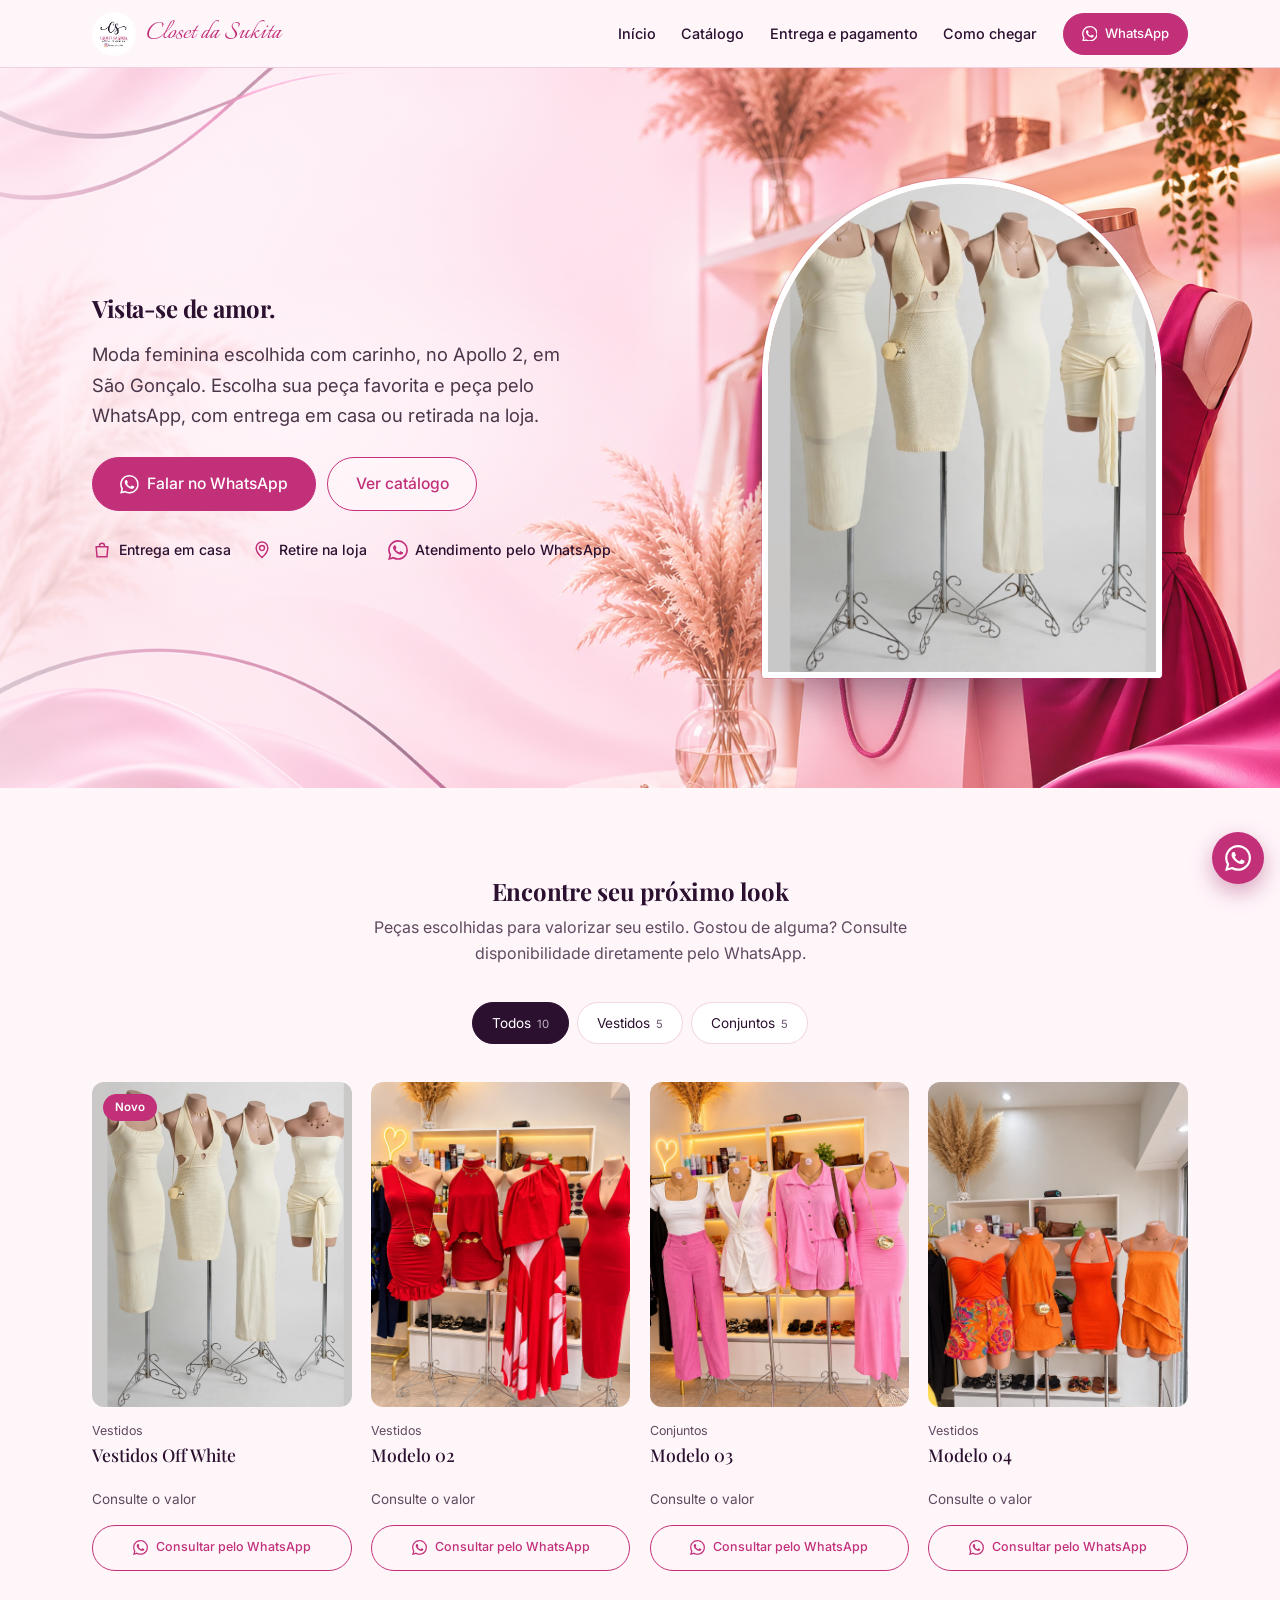
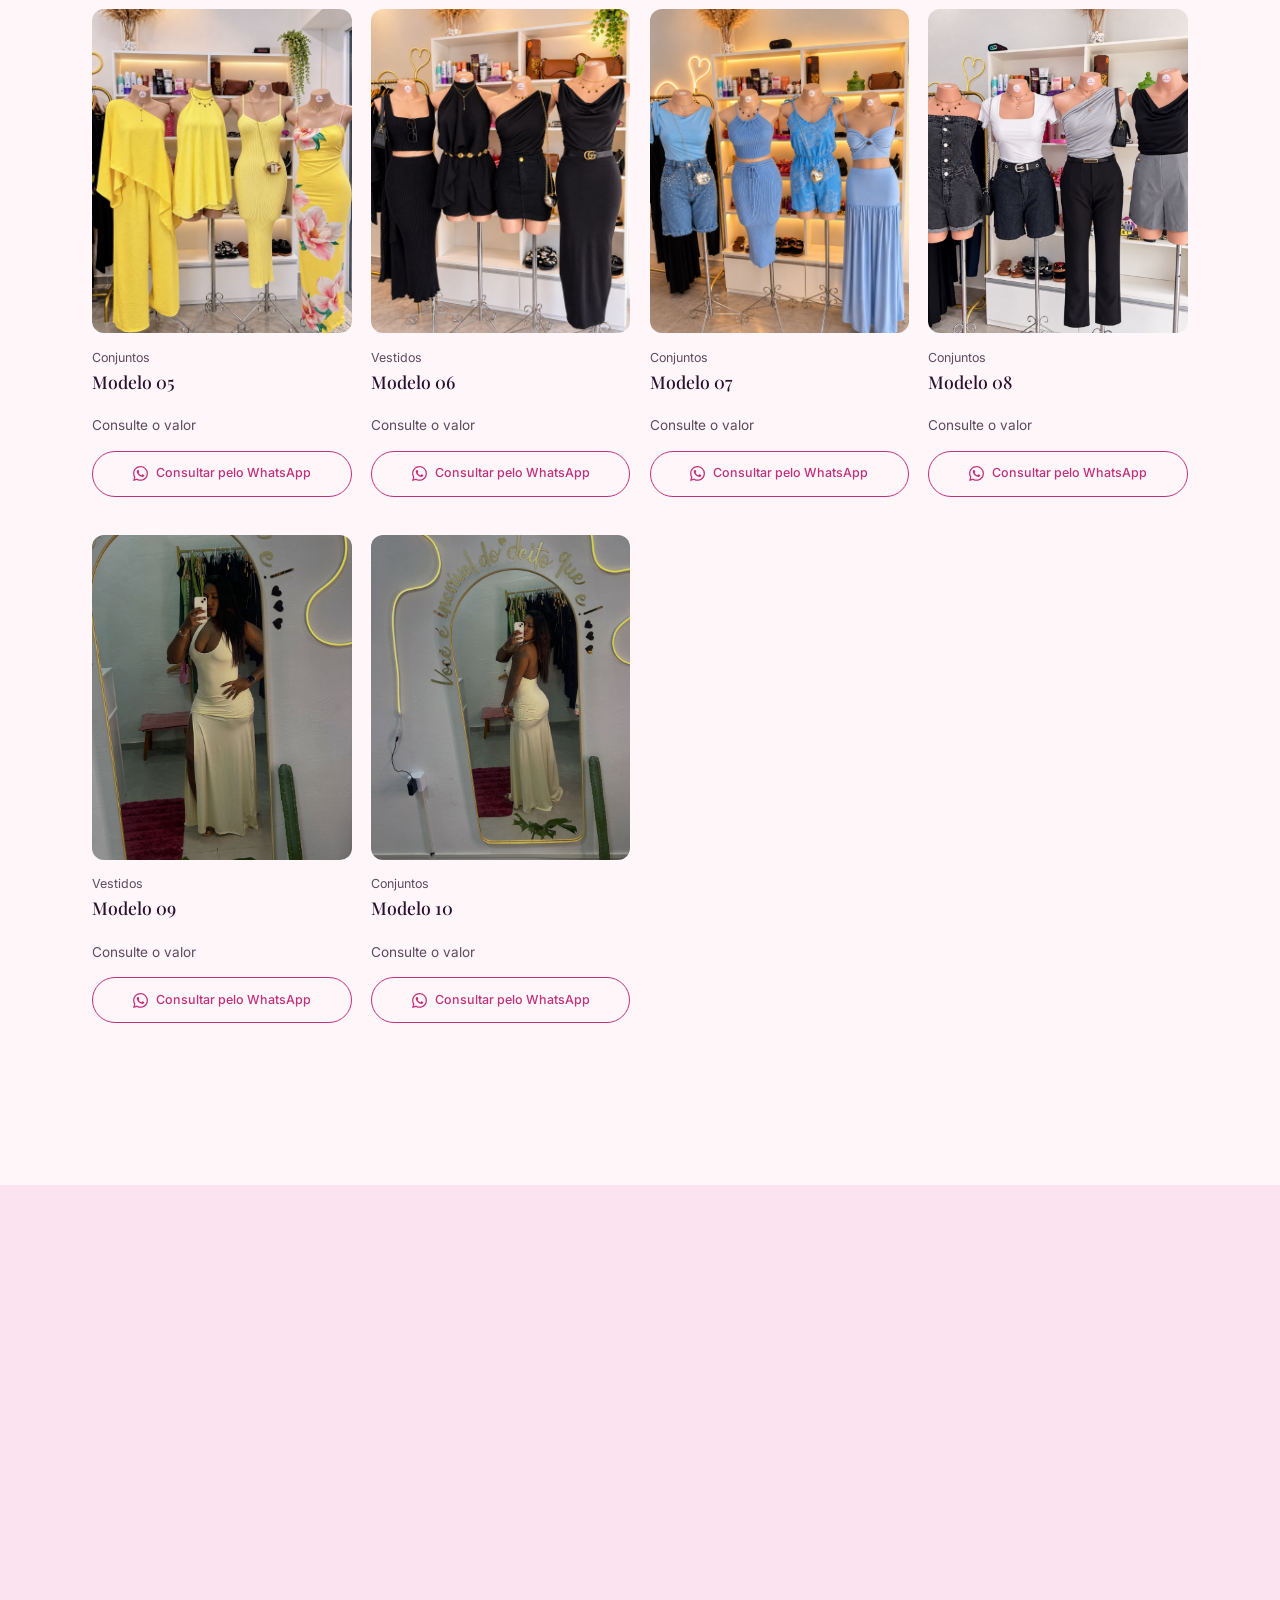
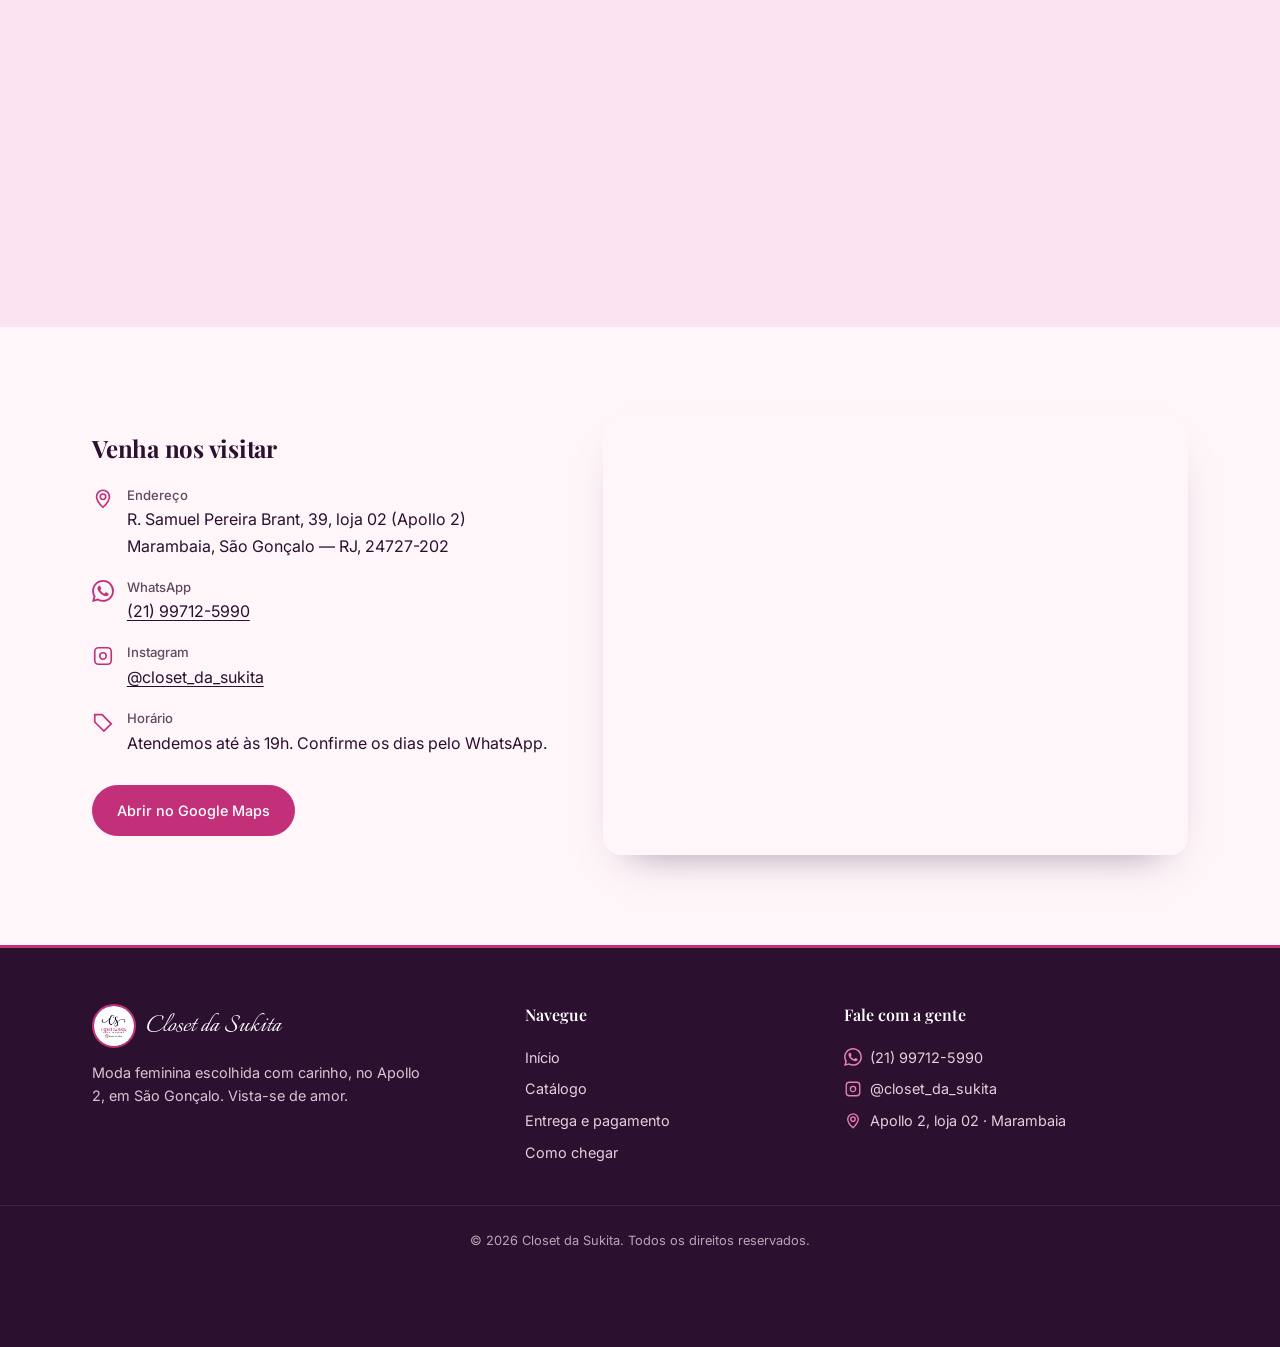
<file: index.html>
<!DOCTYPE html>

<html lang="pt-BR">

<head>

  <meta charset="UTF-8">

  <meta name="viewport" content="width=device-width, initial-scale=1">

  <meta name="theme-color" content="#C2307A">

  <!-- ANTES DE PUBLICAR: [ ] fotos/nomes/preços no products.json  [ ] textos de entrega e horário (seção #local)

       [ ] revisar pin do Google Maps  [ ] converter fundo.png/fundo-mobile.png para .webp e trocar no style.css

       [ ] apagar fundo.js, performance.css e image.png, se não forem utilizados -->

  <title>Closet da Sukita — Moda Feminina em São Gonçalo</title>

  <meta name="description" content="Moda feminina com carinho: vestidos, conjuntos e muito mais. Peça pelo WhatsApp, receba em casa ou visite a loja no Apollo 2, Marambaia — São Gonçalo/RJ.">

  <link rel="icon" href="assets/icon.jpg">

  <link rel="canonical" href="https://camposeb.github.io/Closet_da_sukita/">

  <!-- Prévia ao compartilhar o site (WhatsApp, Facebook etc.) -->
  <meta property="og:type" content="website">
  <meta property="og:locale" content="pt_BR">
  <meta property="og:site_name" content="Closet da Sukita">
  <meta property="og:title" content="Closet da Sukita — Vista-se de Amor">
  <meta property="og:description" content="Moda feminina em São Gonçalo. Veja nosso catálogo e peça pelo WhatsApp.">
  <meta property="og:url" content="https://camposeb.github.io/Closet_da_sukita/">
  <meta property="og:image" content="https://camposeb.github.io/Closet_da_sukita/assets/og-image.webp">
  <meta property="og:image:secure_url" content="https://camposeb.github.io/Closet_da_sukita/assets/og-image.webp">
  <meta property="og:image:type" content="image/webp">
  <meta property="og:image:width" content="1200">
  <meta property="og:image:height" content="630">

  <meta name="twitter:card" content="summary_large_image">
  <meta name="twitter:title" content="Closet da Sukita — Vista-se de Amor">
  <meta name="twitter:description" content="Moda feminina em São Gonçalo. Veja nosso catálogo e peça pelo WhatsApp.">
  <meta name="twitter:image" content="https://camposeb.github.io/Closet_da_sukita/assets/og-image.webp">

  <link rel="preload" as="image" href="assets/roupa-1.jpg" fetchpriority="high">

  <link rel="preconnect" href="https://fonts.googleapis.com">

  <link rel="preconnect" href="https://fonts.gstatic.com" crossorigin>

  <link href="https://fonts.googleapis.com/css2?family=Italianno&family=Inter:wght@400;500;600&family=Playfair+Display:ital,wght@0,500;0,600;1,500&display=swap" rel="stylesheet">

  <link rel="stylesheet" href="style.css?v=4">

  <script type="application/ld+json">

  {"@context":"https://schema.org","@type":"ClothingStore","name":"Closet da Sukita","description":"Loja de moda feminina com vendas presenciais e online.","telephone":"+55 21 99712-5990","image":"assets/icon.jpg",

   "address":{"@type":"PostalAddress","streetAddress":"R. Samuel Pereira Brant, 39, loja 02 (Apollo 2)","addressLocality":"São Gonçalo","addressRegion":"RJ","postalCode":"24727-202","addressCountry":"BR"},

   "sameAs":["https://www.instagram.com/closet_da_sukita/"]}

  </script>

</head>

<body>

<svg width="0" height="0" style="position:absolute" aria-hidden="true" focusable="false">

  <symbol id="wa" viewBox="0 0 24 24"><path fill="currentColor" d="M17.47 14.38c-.3-.15-1.76-.87-2.03-.97-.27-.1-.47-.15-.67.15-.2.3-.77.97-.94 1.16-.17.2-.35.22-.64.08-.3-.15-1.25-.46-2.39-1.48-.88-.79-1.48-1.76-1.65-2.06-.17-.3-.02-.46.13-.6.13-.14.3-.35.45-.52.15-.17.2-.3.3-.5.1-.2.05-.37-.03-.52-.07-.15-.67-1.61-.92-2.21-.24-.58-.49-.5-.67-.51-.17-.01-.37-.01-.57-.01-.2 0-.52.07-.79.37-.27.3-1.04 1.02-1.04 2.48 0 1.46 1.07 2.88 1.21 3.07.15.2 2.1 3.2 5.08 4.49.71.31 1.26.49 1.69.62.71.23 1.36.2 1.87.12.57-.09 1.76-.72 2.01-1.41.25-.7.25-1.29.17-1.41-.07-.12-.27-.2-.57-.35M12.05 21.79h-.01a9.87 9.87 0 0 1-5.03-1.38l-.36-.21-3.74.98 1-3.65-.24-.37a9.86 9.86 0 0 1-1.51-5.26c0-5.45 4.44-9.88 9.89-9.88 2.64 0 5.12 1.03 6.99 2.9a9.83 9.83 0 0 1 2.89 6.99c0 5.45-4.44 9.88-9.88 9.88m8.41-18.3A11.82 11.82 0 0 0 12.05 0C5.5 0 .16 5.34.16 11.9c0 2.1.55 4.14 1.59 5.94L.06 24l6.31-1.65a11.88 11.88 0 0 0 5.68 1.45h.01c6.55 0 11.89-5.34 11.89-11.9a11.82 11.82 0 0 0-3.48-8.41"/></symbol>

  <symbol id="ig" viewBox="0 0 24 24"><path fill="none" stroke="currentColor" stroke-width="1.8" d="M7 3h10a4 4 0 0 1 4 4v10a4 4 0 0 1-4 4H7a4 4 0 0 1-4-4V7a4 4 0 0 1 4-4zm5 5.5a3.5 3.5 0 1 0 0 7 3.5 3.5 0 0 0 0-7zm5.2-2.2h.01"/></symbol>

  <symbol id="pin" viewBox="0 0 24 24"><path fill="none" stroke="currentColor" stroke-width="1.8" d="M12 21s7-6.2 7-11.5A7 7 0 0 0 5 9.5C5 14.8 12 21 12 21zm0-8.5a3 3 0 1 0 0-6 3 3 0 0 0 0 6z"/></symbol>

  <symbol id="bag" viewBox="0 0 24 24"><path fill="none" stroke="currentColor" stroke-width="1.8" d="M5 8h14l-1 12H6L5 8zm4 0V7a3 3 0 0 1 6 0v1"/></symbol>

  <symbol id="tag" viewBox="0 0 24 24"><path fill="none" stroke="currentColor" stroke-width="1.8" d="M3 12V4h8l10 10-8 8L3 12zm5-5h.01"/></symbol>

  <symbol id="swap" viewBox="0 0 24 24"><path fill="none" stroke="currentColor" stroke-width="1.8" d="M4 8h14l-3-3m5 11H6l3 3"/></symbol>

</svg>



<header class="header">

  <div class="container">

    <a class="brand" href="index.html#inicio" aria-label="Closet da Sukita — início"><img src="assets/icon.jpg" alt="" width="44" height="44">Closet da Sukita</a>

    <nav class="nav" id="menu" aria-label="Menu principal">

      <a href="index.html#inicio">Início</a>

      <a href="index.html#catalogo">Catálogo</a>

      <a href="index.html#info">Entrega e pagamento</a>

      <a href="index.html#local">Como chegar</a>

      <a class="btn btn--p" data-wa href="#"><svg aria-hidden="true"><use href="#wa"/></svg>WhatsApp</a>

    </nav>

    <button class="menu" type="button" aria-expanded="false" aria-controls="menu" aria-label="Abrir menu">☰</button>

  </div>

</header>



<main>

  <section class="hero" id="inicio">

    <div class="container">

      <div class="hero__txt">

        <h1>Vista-se de amor.</h1>

        <p>Moda feminina escolhida com carinho, no Apollo 2, em São Gonçalo. Escolha sua peça favorita e peça pelo WhatsApp, com entrega em casa ou retirada na loja.</p>

        <div class="acts">

          <a class="btn btn--p" data-wa href="#"><svg aria-hidden="true"><use href="#wa"/></svg>Falar no WhatsApp</a>

          <a class="btn btn--g" href="#catalogo">Ver catálogo</a>

        </div>

        <ul class="perks">

          <li><svg aria-hidden="true"><use href="#bag"/></svg>Entrega em casa</li>

          <li><svg aria-hidden="true"><use href="#pin"/></svg>Retire na loja</li>

          <li><svg aria-hidden="true"><use href="#wa"/></svg>Atendimento pelo WhatsApp</li>

        </ul>

      </div>

      <div class="hero__img"><img src="assets/roupa-1.jpg" alt="Vestidos off white da coleção Closet da Sukita" width="800" height="1000" fetchpriority="high"></div>

    </div>

  </section>



  <section class="sec" id="catalogo">

    <div class="container">

      <div class="head">

        <h2 class="title">Encontre seu próximo look</h2>

        <p class="sub">Peças escolhidas para valorizar seu estilo. Gostou de alguma? Consulte disponibilidade diretamente pelo WhatsApp.</p>

      </div>

      <div class="pills" id="filtros" role="group" aria-label="Filtrar por categoria"></div>

      <div class="grid" id="grid" aria-live="polite"></div>

      <noscript><p class="vazio">Para ver o catálogo, ative o JavaScript ou <a href="https://wa.me/5521997125990" rel="noopener noreferrer">chame a gente no WhatsApp</a>.</p></noscript>

      <p class="more">Não achou o que procurava? <a data-wa href="#">Chame no WhatsApp</a> ou veja as novidades no <a href="https://www.instagram.com/closet_da_sukita/" target="_blank" rel="noopener noreferrer">Instagram</a>.</p>

    </div>

  </section>



  <section class="sec alt" id="info">

    <div class="container">

      <div class="head"><h2 class="title">Entrega, pagamento e troca</h2><p class="sub">Compre com conforto e pague como preferir.</p></div>

      <div class="info">

        <div class="box"><span class="ico"><svg aria-hidden="true"><use href="#bag"/></svg></span><h3>Entrega</h3>

          <!-- TODO ENTREGA: ainda sem texto oficial. Conferir com a cliente: bairros atendidos, prazo e valor. Não inventar regras. -->

          <p>Entregamos em casa. Consulte região, prazo e valor pelo WhatsApp.</p>

          <p>Prefere ver ao vivo? Retire na loja, no Apollo 2.</p></div>

        <div class="box"><span class="ico"><svg aria-hidden="true"><use href="#tag"/></svg></span><h3>Pagamento</h3>

          <ul class="list">

            <li><strong>Dinheiro:</strong> 5% de desconto no pagamento em dinheiro.</li>

            <li><strong>Cartão:</strong> crédito e débito, parcele em até 12x (consulte condições).</li>

            <li><strong>Pix:</strong> rápido, fácil e seguro.</li>

          </ul></div>

        <div class="box"><span class="ico"><svg aria-hidden="true"><use href="#swap"/></svg></span><h3>Troca</h3>

          <ul class="list">

            <li>Solicite a troca em até <strong>5 dias corridos</strong> após a compra.</li>

            <li>Não trocamos peças com mau cheiro, lavadas, com marcas de uso ou sujas.</li>

            <li>Não devolvemos o valor: a troca é por outras peças da loja.</li>

            <li>Não trocamos modal, tricô, paetê, couro sintético, brancas e rendas.</li>

            <li>Peças de liquidação não têm troca.</li>

            <li>Em troca com envio, a taxa de envio fica por conta do cliente.</li>

          </ul></div>

      </div>

    </div>

  </section>



  <section class="sec" id="local">

    <div class="container loc">

      <div>

        <h2 class="title">Venha nos visitar</h2>

        <ul>

          <li><svg aria-hidden="true"><use href="#pin"/></svg><div><strong>Endereço</strong>R. Samuel Pereira Brant, 39, loja 02 (Apollo 2)<br>Marambaia, São Gonçalo — RJ, 24727-202</div></li>

          <li><svg aria-hidden="true"><use href="#wa"/></svg><div><strong>WhatsApp</strong><a href="https://wa.me/5521997125990" target="_blank" rel="noopener noreferrer">(21) 99712-5990</a></div></li>

          <li><svg aria-hidden="true"><use href="#ig"/></svg><div><strong>Instagram</strong><a href="https://www.instagram.com/closet_da_sukita/" target="_blank" rel="noopener noreferrer">@closet_da_sukita</a></div></li>

          <!-- HORÁRIO: trocar pelo horário real quando a cliente confirmar -->

          <li><svg aria-hidden="true"><use href="#tag"/></svg><div><strong>Horário</strong>Atendemos até às 19h. Confirme os dias pelo WhatsApp.</div></li>

        </ul>

        <a class="btn btn--p" href="https://maps.app.goo.gl/AWoXA3aupjz89BMb6" target="_blank" rel="noopener noreferrer">Abrir no Google Maps</a>

      </div>

      <!-- CONFERIR PIN: o local no Google Maps aparece como Itaboraí; validar com a cliente -->

      <iframe class="map" title="Mapa da loja Closet da Sukita" loading="lazy" referrerpolicy="no-referrer-when-downgrade"

        src="https://www.google.com/maps?q=R.+Samuel+Pereira+Brant,+39,+Marambaia,+S%C3%A3o+Gon%C3%A7alo+-+RJ&output=embed"></iframe>

    </div>

  </section>

</main>



<footer class="footer">

  <div class="container fgrid">

    <div class="fbrand">

      <a class="brand" href="index.html#inicio"><img src="assets/icon.jpg" alt="" width="44" height="44" loading="lazy">Closet da Sukita</a>

      <p>Moda feminina escolhida com carinho, no Apollo 2, em São Gonçalo. Vista-se de amor.</p>

    </div>

    <nav aria-label="Rodapé"><h3>Navegue</h3>

      <a href="index.html#inicio">Início</a><a href="index.html#catalogo">Catálogo</a><a href="index.html#info">Entrega e pagamento</a><a href="index.html#local">Como chegar</a></nav>

    <div><h3>Fale com a gente</h3>

      <a data-wa href="#"><svg aria-hidden="true"><use href="#wa"/></svg>(21) 99712-5990</a>

      <a href="https://www.instagram.com/closet_da_sukita/" target="_blank" rel="noopener noreferrer"><svg aria-hidden="true"><use href="#ig"/></svg>@closet_da_sukita</a>

      <a href="https://maps.app.goo.gl/AWoXA3aupjz89BMb6" target="_blank" rel="noopener noreferrer"><svg aria-hidden="true"><use href="#pin"/></svg>Apollo 2, loja 02 · Marambaia</a></div>

  </div>

  <p class="copy">© <span id="ano">2026</span> Closet da Sukita. Todos os direitos reservados.</p>

</footer>

<a class="wa-float" data-wa href="#" aria-label="Falar com o Closet da Sukita no WhatsApp"><svg aria-hidden="true"><use href="#wa"/></svg></a>

<script src="script.js?v=4" defer></script>

</body>

</html>
</file>
<file: style.css>
/* CLOSET DA SUKITA v4 — vitrine editorial: rosa claro, magenta e ameixa */
:root{--rosa:#C2307A;--rosa-esc:#9E2262;--ameixa:#2B1030;--blush:#FFF6FA;--blush-2:#FBE4EF;--suave:#5F4A60;--linha:rgba(194,48,122,.2);--tit:'Playfair Display',Georgia,serif;--corpo:'Inter',system-ui,sans-serif;--script:'Italianno',cursive;--h:68px}
*{box-sizing:border-box;margin:0;padding:0}
html{scroll-behavior:smooth;scroll-padding-top:var(--h)}
body{font:400 1rem/1.65 var(--corpo);color:var(--ameixa);background:var(--blush);-webkit-font-smoothing:antialiased;overflow-x:hidden}
img{max-width:100%;display:block}a{color:inherit;text-decoration:none}button{font:inherit;color:inherit;background:none;border:0;cursor:pointer}ul{list-style:none}
svg{fill:none}
:focus-visible{outline:3px solid var(--rosa);outline-offset:3px}
.footer :focus-visible{outline-color:#ff8fc4}
.container{max-width:1160px;margin:auto;padding-inline:clamp(1rem,4vw,2rem)}
h1,h2,h3{font-family:var(--tit);line-height:1.12}
.title{font-size:clamp(1.8rem,1.2rem+2.2vw,2.8rem);margin-bottom:.6rem;letter-spacing:-.01em}
.sub{color:var(--suave);max-width:540px}
.btn{display:inline-flex;align-items:center;justify-content:center;gap:.5rem;min-height:48px;padding:.8rem 1.5rem;border-radius:999px;font-weight:500;font-size:.9rem;border:1px solid var(--rosa);transition:background .2s,color .2s,border-color .2s}
.btn--p{background:var(--rosa);color:#fff}.btn--p:hover{background:var(--rosa-esc);border-color:var(--rosa-esc)}
.btn--g{color:var(--rosa);background:rgba(255,246,250,.85)}.btn--g:hover,.btn--o:hover{background:var(--rosa);color:#fff}
.btn--o{color:var(--rosa);background:transparent}
.btn svg{width:1.2em;height:1.2em;flex:none}

/* topbar rola junto; header sticky não sobrepõe o conteúdo */
.topbar{background:var(--ameixa);color:var(--blush-2);text-align:center;font-size:.8rem;padding:.45rem 1rem;letter-spacing:.04em}
.header{position:sticky;top:0;height:var(--h);z-index:50;background:var(--blush);border-bottom:1px solid var(--linha);transition:box-shadow .25s}
.header.sc{box-shadow:0 6px 20px -16px rgba(43,16,48,.45)}
.header .container{display:flex;align-items:center;justify-content:space-between;height:100%}
.brand{display:flex;align-items:center;gap:.6rem;font:1.9rem/1 var(--script);color:var(--rosa)}
.brand img{width:44px;height:44px;border-radius:50%;object-fit:cover}
.nav{display:flex;align-items:center;gap:1.6rem;font-size:.9rem;font-weight:500}
.nav a:not(.btn){position:relative;padding-block:.3rem}
.nav a:not(.btn)::after{content:"";position:absolute;left:0;bottom:0;height:1px;width:100%;background:var(--rosa);transform:scaleX(0);transform-origin:left;transition:transform .25s}
.nav a:not(.btn):hover::after,.nav a.cur::after{transform:scaleX(1)}
.nav a.cur:not(.btn){color:var(--rosa)}
.nav .btn{min-height:42px;padding:.5rem 1.1rem;font-size:.82rem}
.menu{display:none;width:44px;height:44px;border:1px solid var(--linha);border-radius:10px;font-size:1.3rem;background:#fff}

/* hero */
.hero{position:relative;padding:2.5rem 0 4rem;background:var(--blush-2) url(assets/fundo-mobile.png) center/cover no-repeat;isolation:isolate}
.hero::before{content:"";position:absolute;inset:0;z-index:-1;background:linear-gradient(180deg,rgba(255,246,250,.82),rgba(255,246,250,.3) 60%,rgba(255,246,250,0))}
.hero .container{display:grid;gap:2rem;align-items:center}
.hero h1{font-size:clamp(2.8rem,1.6rem+5vw,5.4rem);margin-bottom:1.1rem;letter-spacing:-.02em}
.hero p{color:#4a3549;font-size:1.08rem;max-width:480px;margin-bottom:1.7rem}
.acts{display:flex;flex-wrap:wrap;gap:.7rem}
.hero .btn{min-height:52px;font-size:.98rem;padding-inline:1.7rem}
.perks{display:flex;flex-wrap:wrap;gap:.5rem 1.3rem;margin-top:1.7rem;font-size:.88rem;font-weight:500}
.perks li{display:flex;align-items:center;gap:.45rem}.perks svg{width:1.25rem;height:1.25rem;color:var(--rosa)}
.hero__img{aspect-ratio:4/5;border-radius:999px 999px 18px 18px;overflow:hidden;max-width:400px;width:100%;margin-inline:auto;border:6px solid #fff;box-shadow:0 0 0 1px rgba(194,48,122,.25),0 30px 55px -24px rgba(43,16,48,.6)}
.hero__img img{width:100%;height:100%;object-fit:cover}
@keyframes up{from{opacity:0;transform:translateY(16px)}to{opacity:1;transform:none}}
.hero__txt{animation:up .7s both}.hero__img{animation:up .7s .15s both}

.sec{padding:clamp(3.5rem,7vw,6rem) 0}
.head{text-align:center;margin-bottom:2.2rem}.head .sub{margin:auto}

/* catálogo */
.pills{display:flex;flex-wrap:wrap;justify-content:center;gap:.5rem;margin-bottom:2.4rem}
.pill{padding:.5rem 1.2rem;border:1px solid var(--linha);border-radius:999px;background:#fff;font-size:.85rem;min-height:42px;transition:.2s}
.pill:hover{border-color:var(--rosa);color:var(--rosa)}
.pill.on{background:var(--ameixa);border-color:var(--ameixa);color:#fff}
.pill small{opacity:.7;margin-left:.35rem}
.grid{display:grid;grid-template-columns:repeat(2,minmax(0,1fr));gap:1.8rem .8rem}
.card{display:flex;flex-direction:column;gap:.9rem}.card[hidden]{display:none}
.card__img{position:relative;display:block;width:100%;aspect-ratio:4/5;border-radius:12px;overflow:hidden;background:var(--blush-2);cursor:zoom-in}
.card__img img{width:100%;height:100%;object-fit:cover;object-position:var(--focus,50% 50%);transition:transform .6s}
.card:hover .card__img img{transform:scale(1.04)}
.badge{position:absolute;top:.7rem;left:.7rem;padding:.25rem .75rem;border-radius:999px;background:var(--rosa);color:#fff;font-size:.72rem;font-weight:600}
.badge--off{background:var(--ameixa)}
.card--off .card__img img{filter:grayscale(.6) opacity(.75)}
.card__b{display:flex;flex-direction:column;gap:.2rem;flex:1}
.cat{font-size:.78rem;color:var(--suave)}
.card h3{font-size:1.1rem;font-weight:500;display:-webkit-box;-webkit-line-clamp:2;line-clamp:2;-webkit-box-orient:vertical;overflow:hidden;min-height:2.24em}
.price{display:flex;align-items:baseline;gap:.5rem;color:var(--rosa);font-weight:600;font-size:.92rem;margin-bottom:.7rem}
.price s{color:var(--suave);font-weight:400;font-size:.8rem}
.price--none{color:var(--suave);font-weight:400;font-size:.85rem}
.sizes{display:flex;flex-wrap:wrap;gap:.3rem;margin-top:.35rem}
.sizes span{min-width:30px;padding:.1rem .45rem;border:1px solid var(--linha);border-radius:8px;font-size:.75rem;text-align:center;background:#fff}
.card .btn{margin-top:auto;min-height:46px;font-size:.78rem;padding:.55rem .8rem;line-height:1.2;text-align:center}
.vazio{grid-column:1/-1;text-align:center;color:var(--suave)}
.sk{aspect-ratio:4/5;border-radius:12px;background:linear-gradient(90deg,#FBE4EF,#FFF0F7,#FBE4EF);background-size:200% 100%;animation:sk 1.4s linear infinite}
@keyframes sk{to{background-position:-200% 0}}
.more{text-align:center;margin-top:3rem;color:var(--suave);font-size:.92rem}.more a{color:var(--rosa);text-decoration:underline;text-underline-offset:3px}

/* lightbox */
.lb{position:fixed;inset:0;z-index:100;display:none;place-items:center;background:rgba(43,16,48,.88);padding:1rem}
.lb.on{display:grid}
.lb img{max-height:88vh;max-width:min(92vw,720px);width:auto;border-radius:12px;box-shadow:0 20px 60px rgba(0,0,0,.4)}
.lb button{position:absolute;top:1rem;right:1rem;width:46px;height:46px;border-radius:50%;background:#fff;color:var(--ameixa);font-size:1.5rem;line-height:1}

/* info */
.alt{background:var(--blush-2)}
.info{display:grid;gap:1rem}
.box{background:#fff;border:1px solid var(--linha);border-radius:18px;padding:1.8rem;height:100%}
.ico{display:grid;place-items:center;width:48px;height:48px;border-radius:50%;background:var(--blush-2);color:var(--rosa);margin-bottom:1rem}.ico svg{width:24px;height:24px}
.box h3{font-size:1.2rem;margin-bottom:.5rem}.box p{color:var(--suave);font-size:.92rem}.box p+p{margin-top:.6rem}
.list{display:grid;gap:.55rem;color:var(--suave);font-size:.92rem}
.list li{position:relative;padding-left:1.1rem}
.list li::before{content:"";position:absolute;left:0;top:.62em;width:6px;height:6px;border-radius:50%;background:var(--rosa)}
.list strong{color:var(--ameixa);font-weight:600}

/* localização */
.loc{display:grid;gap:2rem}
.loc ul{display:grid;gap:1.1rem;margin:1.4rem 0 1.8rem}
.loc li{display:flex;gap:.8rem;align-items:flex-start}.loc li>svg{flex:none;width:22px;height:22px;margin-top:.2rem;color:var(--rosa)}
.loc strong{display:block;font-size:.82rem;color:var(--suave);font-weight:500}
.loc li a{text-decoration:underline;text-underline-offset:3px}
.map{aspect-ratio:4/3;border:0;width:100%;border-radius:18px;box-shadow:0 20px 40px -26px rgba(43,16,48,.5)}

/* 404 */
.nf{min-height:60vh;display:grid;place-items:center;text-align:center;padding:4rem 0}
.nf h1{font-size:clamp(4rem,12vw,7rem);color:var(--rosa)}.nf p{color:var(--suave);margin:.5rem 0 1.6rem}

/* rodapé: padding inferior reserva espaço ao botão flutuante */
.footer{background:var(--ameixa);color:var(--blush-2);padding:3.5rem 0 6rem;border-top:3px solid var(--rosa)}
.fgrid{display:grid;gap:2rem}
.footer .brand{color:#fff;margin-bottom:.8rem}.footer .brand img{border:2px solid var(--rosa)}
.footer p{font-size:.9rem;opacity:.85;max-width:340px}
.footer h3{font:600 1rem var(--tit);margin-bottom:.8rem;color:#fff}
.footer nav,.footer .fgrid>div:last-child{display:flex;flex-direction:column;gap:.5rem;font-size:.9rem}
.footer a:not(.brand){display:flex;align-items:center;gap:.5rem;opacity:.9;transition:color .2s,opacity .2s}
.footer a:not(.brand):hover{color:#ff8fc4;opacity:1}
.footer a svg{width:18px;height:18px;color:#ff8fc4;flex:none}
.footer .copy{max-width:none;text-align:center;font-size:.8rem;opacity:.7;margin-top:2.5rem;padding:1.5rem 1rem 0;border-top:1px solid rgba(251,228,239,.15)}

.wa-float{position:fixed;right:1rem;bottom:1rem;z-index:40;width:52px;height:52px;display:grid;place-items:center;border-radius:50%;background:var(--rosa);color:#fff;box-shadow:0 8px 22px rgba(158,34,98,.4);animation:pulse 3.5s ease-out infinite}
.wa-float:hover{background:var(--rosa-esc)}.wa-float svg{width:26px;height:26px}
@keyframes pulse{0%{box-shadow:0 8px 22px rgba(158,34,98,.4),0 0 0 0 rgba(194,48,122,.4)}70%,100%{box-shadow:0 8px 22px rgba(158,34,98,.4),0 0 0 14px rgba(194,48,122,0)}}

.rv .head,.rv .box,.rv .loc>*,.rv .card,.rv .more{opacity:0;transform:translateY(18px);transition:opacity .6s,transform .6s}
.rv .in{opacity:1;transform:none}

@media(min-width:760px){.info{grid-template-columns:repeat(3,1fr);align-items:stretch}.grid{gap:2.4rem 1.2rem}.fgrid{grid-template-columns:1.4fr 1fr 1.2fr}}
@media(min-width:860px){
  .hero{background-image:url(assets/fundo.png);padding:3rem 0;min-height:min(80vh,720px);display:flex;align-items:center}
  .hero::before{background:linear-gradient(90deg,rgba(255,246,250,.8),rgba(255,246,250,.25) 55%,rgba(255,246,250,0))}
  .hero .container{width:100%;grid-template-columns:1.1fr .9fr}
  .hero h1{font-size:clamp(4rem,2rem+4vw,5.4rem)}
  .hero p{font-size:1.15rem;max-width:500px}
  .hero__txt{position:relative}
  .hero__txt::before{content:"";position:absolute;inset:-2rem -3rem -2rem -2rem;z-index:-1;background:radial-gradient(ellipse at 35% 50%,rgba(255,246,250,.75),transparent 70%)}
  .hero__img{margin-right:2%;transform:translateX(-4%);animation:none}
  .loc{grid-template-columns:.9fr 1.1fr;align-items:center}}
@media(min-width:900px){.grid{grid-template-columns:repeat(4,minmax(0,1fr))}}
@media(max-width:820px){.menu{display:block}.nav{position:absolute;left:0;right:0;top:100%;flex-direction:column;align-items:stretch;text-align:center;padding:1.5rem;background:var(--blush);border-bottom:1px solid var(--linha);transform:translateY(-140%);transition:transform .3s;visibility:hidden}.nav.open{transform:none;visibility:visible}}
@media(prefers-reduced-motion:reduce){html{scroll-behavior:auto}*,*::before{transition:none!important;animation:none!important}.rv .head,.rv .box,.rv .loc>*,.rv .card,.rv .more{opacity:1;transform:none}.hero__img{transform:none}}
</file>
